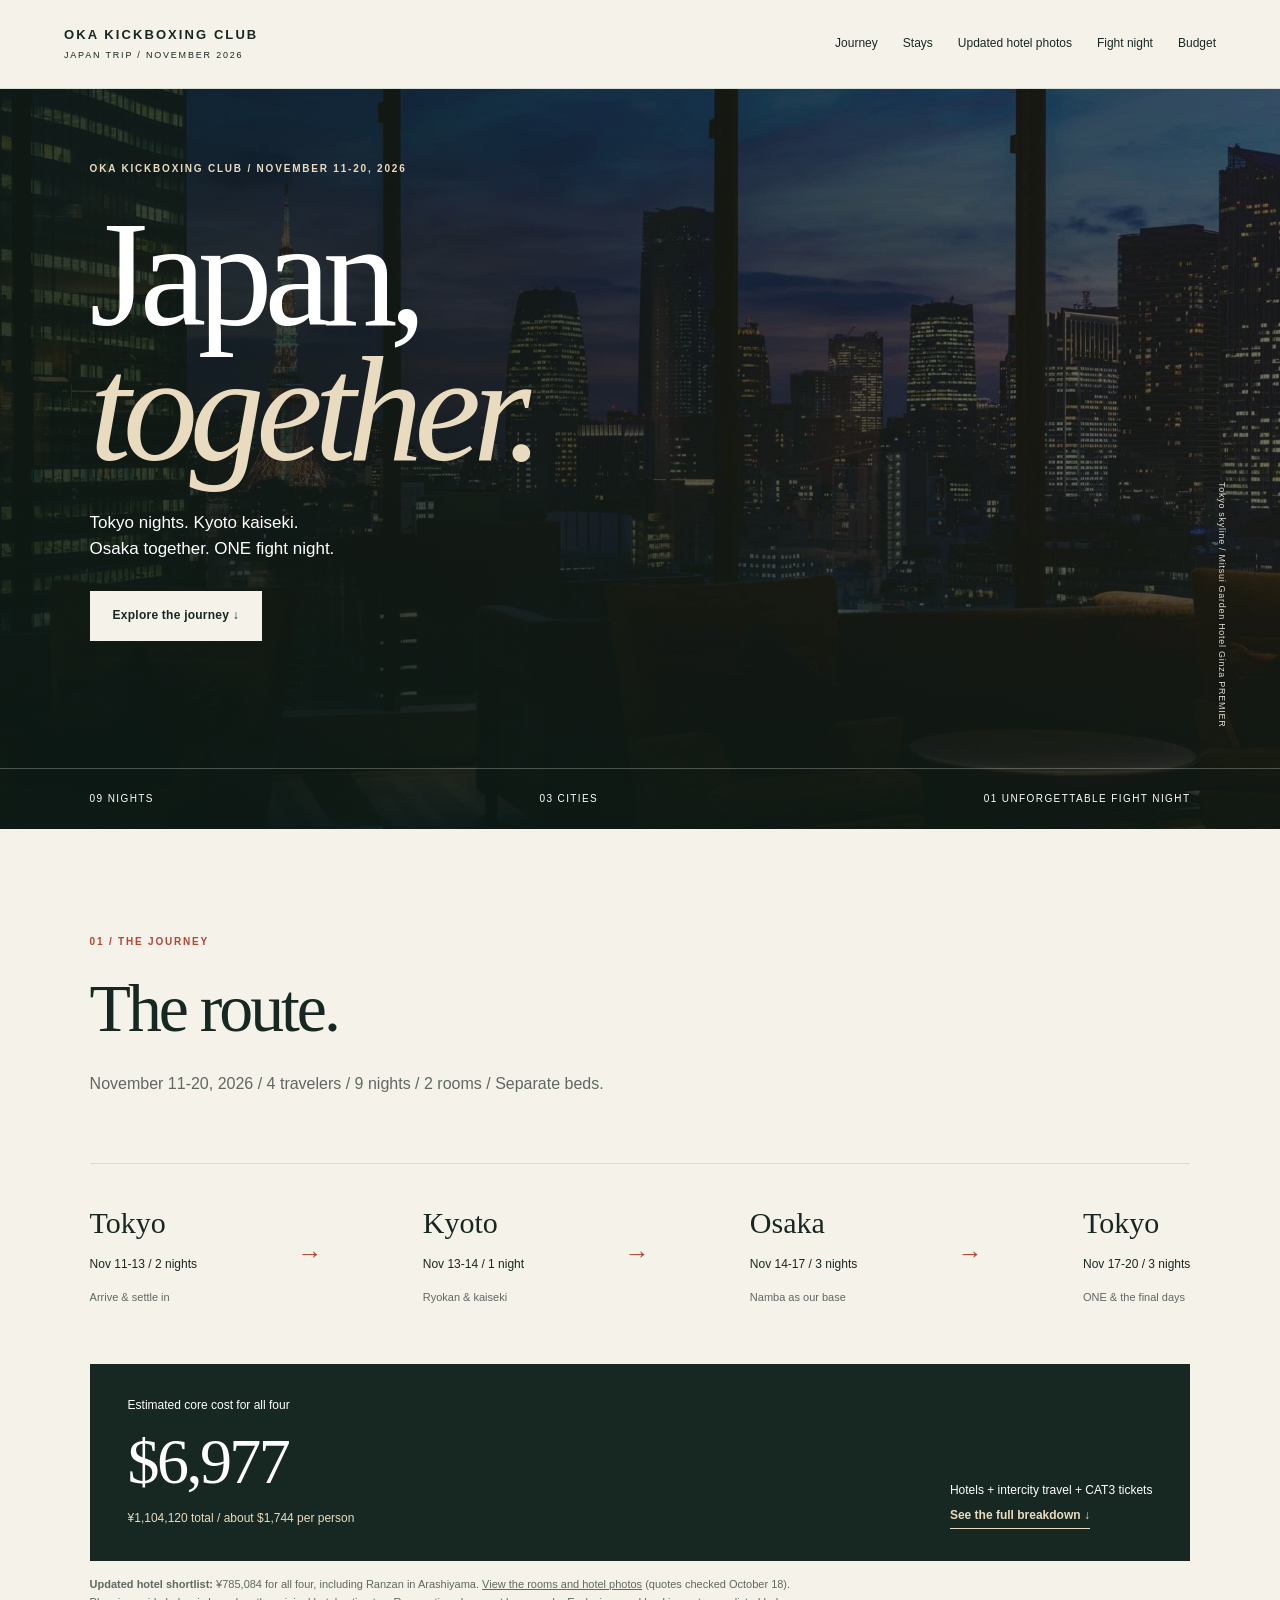
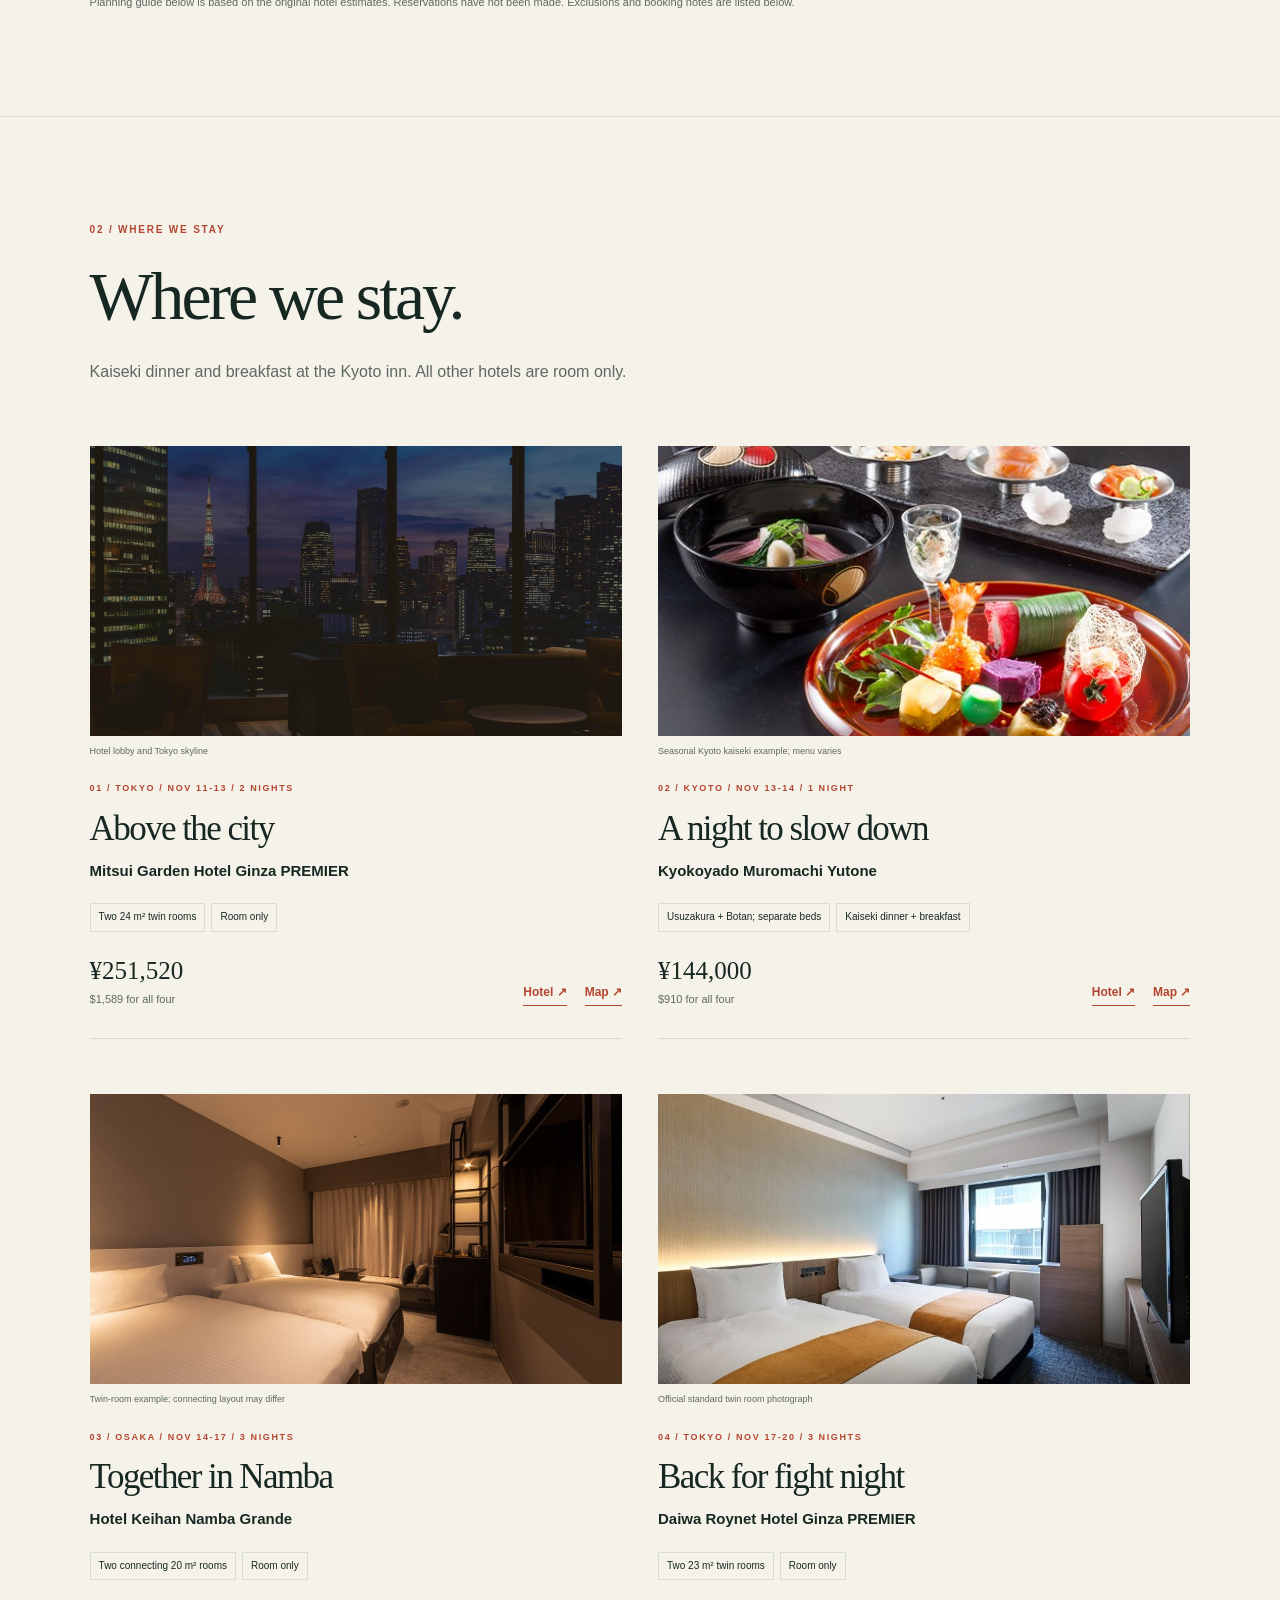
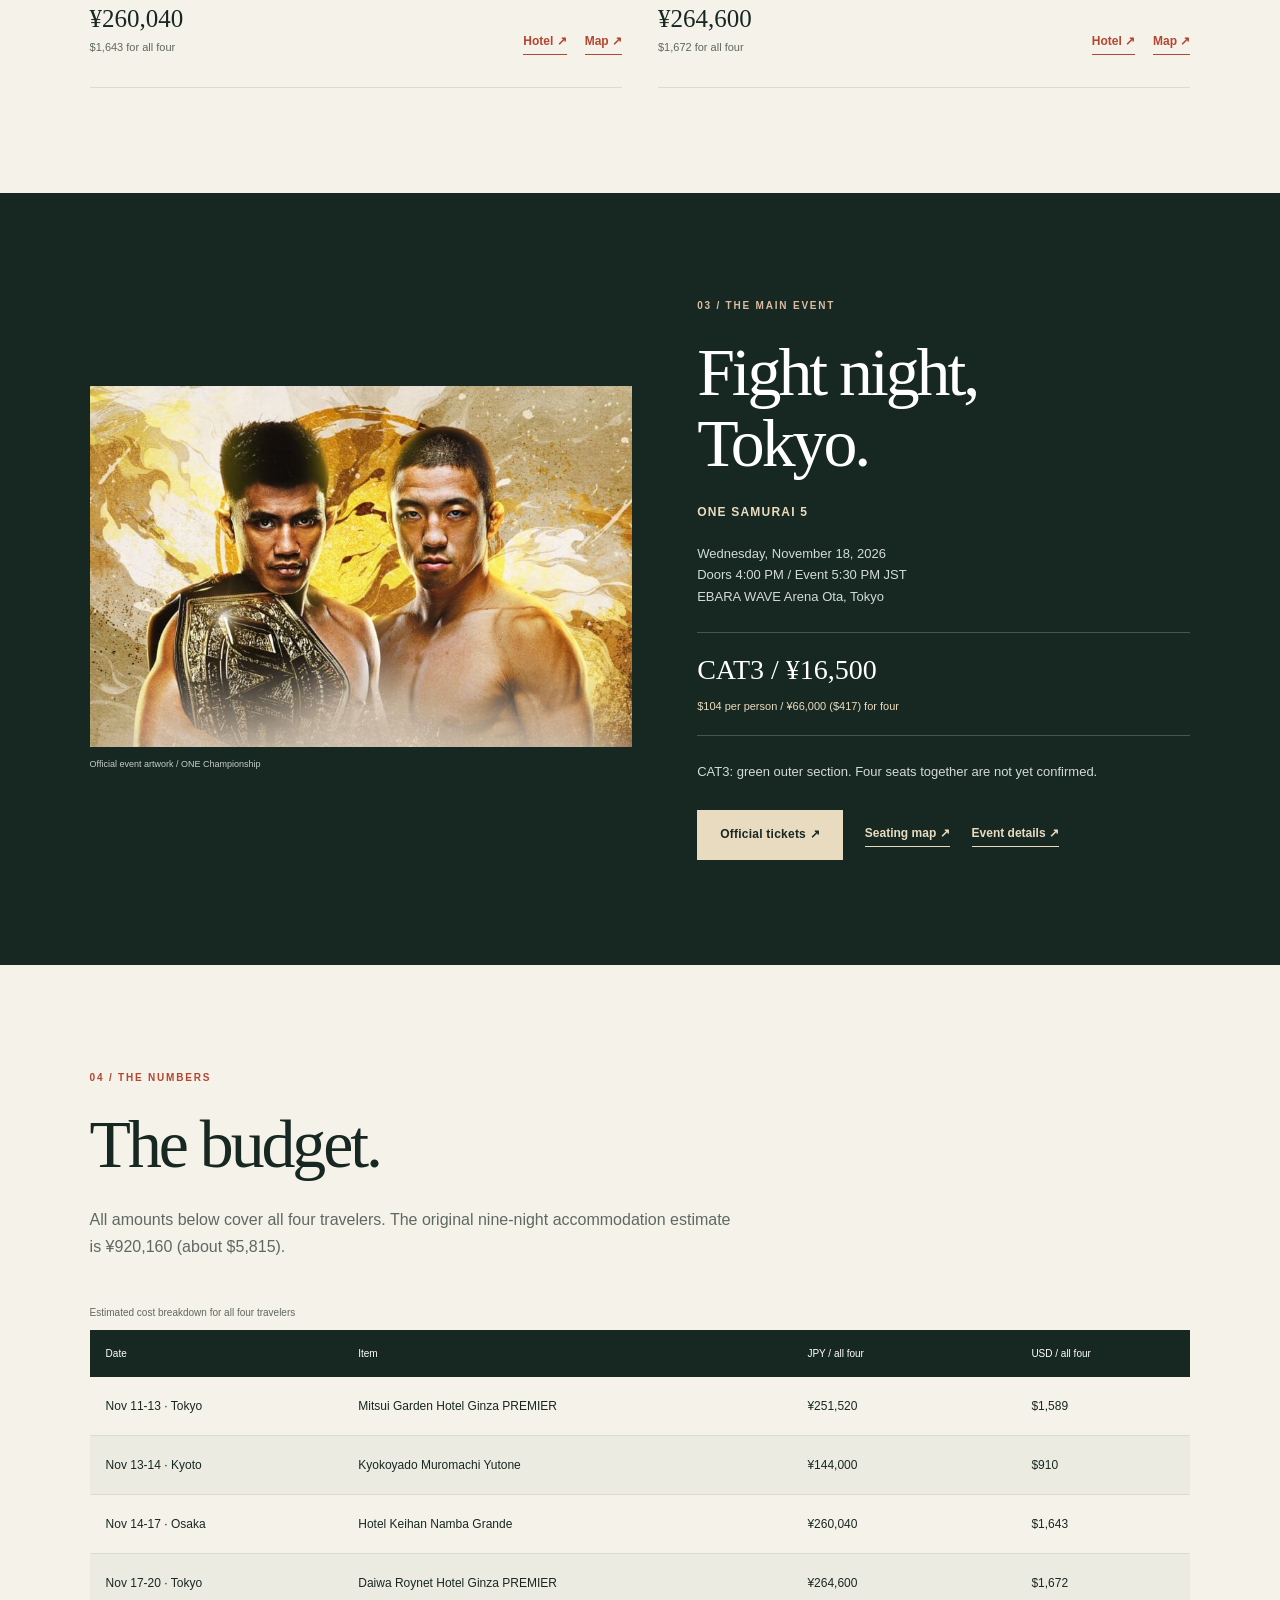
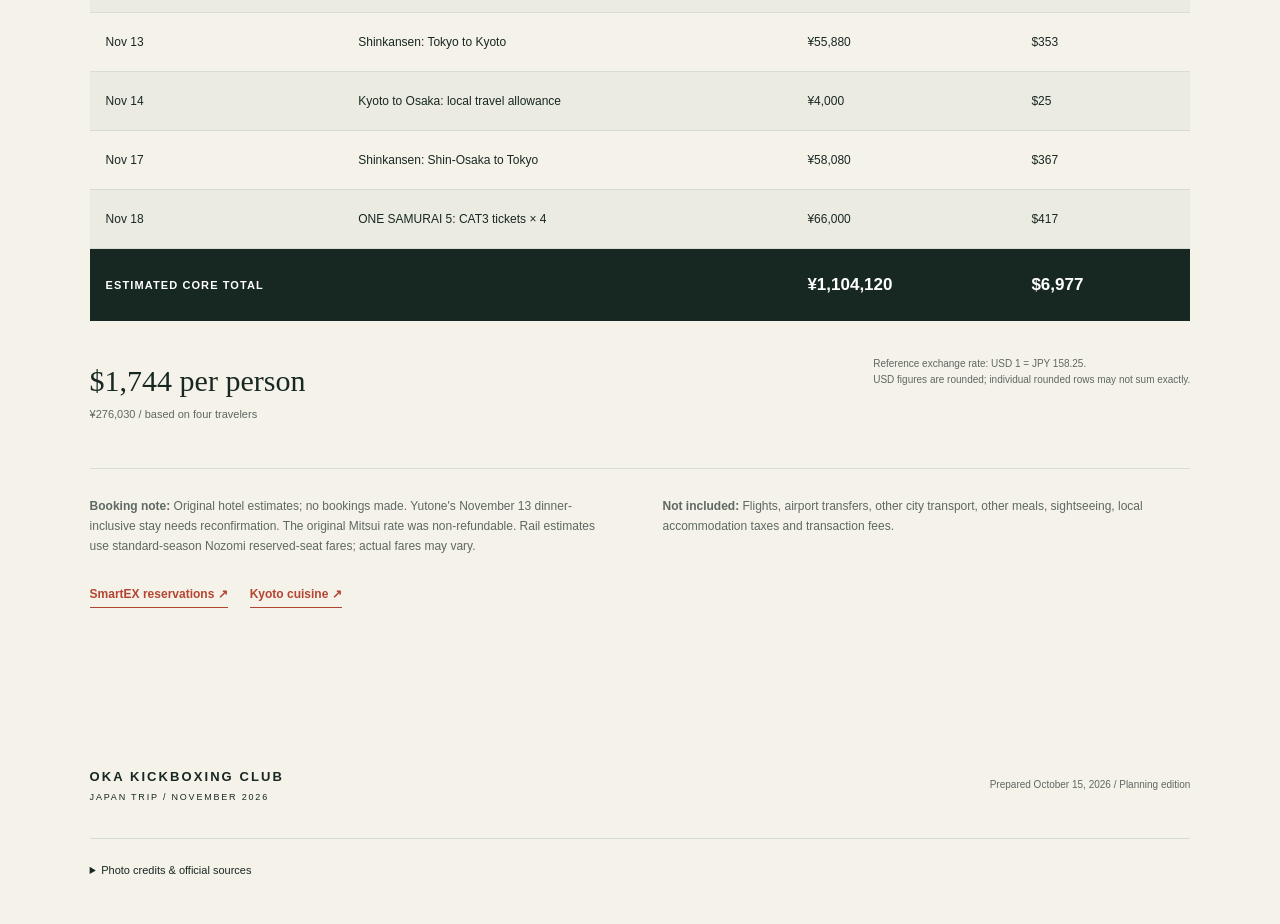
<file: index.html>
<!doctype html><html lang="en"><head><meta charset="utf-8"><meta name="viewport" content="width=device-width,initial-scale=1"><title>OKA Kickboxing Club | Japan Trip 2026</title><meta name="description" content="An OKA Kickboxing Club team trip through Tokyo, Kyoto and Osaka, with a Kyoto kaiseki stay and ONE SAMURAI 5. A concise photo travel guide."><meta property="og:title" content="OKA Kickboxing Club | Japan Trip 2026"><meta property="og:description" content="Tokyo nights. Kyoto kaiseki. Osaka together. ONE fight night."><meta property="og:image" content="https://sakaidaishin27.github.io/japan-team-trip-2026/assets/tokyo.jpg"><meta property="og:url" content="https://sakaidaishin27.github.io/japan-team-trip-2026/"><link rel="stylesheet" href="style.css"></head><body>
<header class="topbar"><a class="brand" href="#top">OKA KICKBOXING CLUB<span>JAPAN TRIP / NOVEMBER 2026</span></a><nav aria-label="Main navigation"><a href="#journey">Journey</a><a href="#stays">Stays</a><a href="hotels.html">Updated hotel photos</a><a href="#fight">Fight night</a><a href="#budget">Budget</a></nav></header>
<main><section class="hero" id="top"><img class="hero-image" src="assets/tokyo.jpg" alt="Tokyo skyline and Tokyo Tower seen from the hotel lobby"><div class="hero-inner"><p class="eyebrow">OKA KICKBOXING CLUB / NOVEMBER 11-20, 2026</p><h1>Japan,<br><em>together.</em></h1><p class="hero-sub">Tokyo nights. Kyoto kaiseki.<br>Osaka together. ONE fight night.</p><a class="button cream" href="#journey">Explore the journey ↓</a></div><p class="hero-caption">Tokyo skyline / Mitsui Garden Hotel Ginza PREMIER</p><div class="hero-bottom"><span>09 NIGHTS</span><span>03 CITIES</span><span>01 UNFORGETTABLE FIGHT NIGHT</span></div></section>
<section id="journey" class="section journey"><div class="section-heading"><p class="eyebrow">01 / THE JOURNEY</p><h2>The route.</h2><p>November 11-20, 2026 / 4 travelers / 9 nights / 2 rooms / Separate beds.</p></div><div class="route"><div><b>Tokyo</b><span>Nov 11-13 / 2 nights</span><small>Arrive & settle in</small></div><span class="route-arrow">→</span><div><b>Kyoto</b><span>Nov 13-14 / 1 night</span><small>Ryokan & kaiseki</small></div><span class="route-arrow">→</span><div><b>Osaka</b><span>Nov 14-17 / 3 nights</span><small>Namba as our base</small></div><span class="route-arrow">→</span><div><b>Tokyo</b><span>Nov 17-20 / 3 nights</span><small>ONE & the final days</small></div></div><div class="cost-preview"><p>Estimated core cost for all four<strong>$6,977</strong><span>¥1,104,120 total / about $1,744 per person</span></p><div><p>Hotels + intercity travel + CAT3 tickets</p><a href="#budget" class="text-link">See the full breakdown ↓</a></div></div><p class="status-note"><strong>Updated hotel shortlist:</strong> ¥785,084 for all four, including Ranzan in Arashiyama. <a href="hotels.html">View the rooms and hotel photos</a> (quotes checked October 18).<br>Planning guide below is based on the original hotel estimates. Reservations have not been made. Exclusions and booking notes are listed below.</p></section>
<section id="stays" class="section stays"><div class="section-heading"><p class="eyebrow">02 / WHERE WE STAY</p><h2>Where we stay.</h2><p>Kaiseki dinner and breakfast at the Kyoto inn. All other hotels are room only.</p></div><div class="stay-grid"><article class="stay"><figure><img src="assets/tokyo.jpg" alt="Hotel lobby and Tokyo skyline" loading="lazy"><figcaption>Hotel lobby and Tokyo skyline</figcaption></figure><div class="stay-copy"><p class="eyebrow">01 / Tokyo / Nov 11-13 / 2 nights</p><h3>Above the city</h3><h4>Mitsui Garden Hotel Ginza PREMIER</h4><div class="facts"><span>Two 24 m² twin rooms</span><span>Room only</span></div><div class="stay-bottom"><strong>¥251,520<small>$1,589 for all four</small></strong><div><a class="text-link" href="https://www.gardenhotels.co.jp/ginza-premier/eng/" target="_blank" rel="noopener noreferrer">Hotel<span aria-hidden="true"> ↗</span></a><a class="text-link" href="https://www.google.com/maps/search/?api=1&amp;query=Mitsui+Garden+Hotel+Ginza+PREMIER" target="_blank" rel="noopener noreferrer">Map<span aria-hidden="true"> ↗</span></a></div></div></div></article><article class="stay"><figure><img src="assets/kaiseki.jpg" alt="Seasonal Kyoto kaiseki example; menu varies" loading="lazy"><figcaption>Seasonal Kyoto kaiseki example; menu varies</figcaption></figure><div class="stay-copy"><p class="eyebrow">02 / Kyoto / Nov 13-14 / 1 night</p><h3>A night to slow down</h3><h4>Kyokoyado Muromachi Yutone</h4><div class="facts"><span>Usuzakura + Botan; separate beds</span><span>Kaiseki dinner + breakfast</span></div><div class="stay-bottom"><strong>¥144,000<small>$910 for all four</small></strong><div><a class="text-link" href="https://www.m-yutone.com/room/" target="_blank" rel="noopener noreferrer">Hotel<span aria-hidden="true"> ↗</span></a><a class="text-link" href="https://www.google.com/maps/search/?api=1&amp;query=Kyokoyado+Muromachi+Yutone" target="_blank" rel="noopener noreferrer">Map<span aria-hidden="true"> ↗</span></a></div></div></div></article><article class="stay"><figure><img src="assets/osaka.jpg" alt="Twin-room example; connecting layout may differ" loading="lazy"><figcaption>Twin-room example; connecting layout may differ</figcaption></figure><div class="stay-copy"><p class="eyebrow">03 / Osaka / Nov 14-17 / 3 nights</p><h3>Together in Namba</h3><h4>Hotel Keihan Namba Grande</h4><div class="facts"><span>Two connecting 20 m² rooms</span><span>Room only</span></div><div class="stay-bottom"><strong>¥260,040<small>$1,643 for all four</small></strong><div><a class="text-link" href="https://www.hotelkeihan.co.jp/namba/guestroom/7/" target="_blank" rel="noopener noreferrer">Hotel<span aria-hidden="true"> ↗</span></a><a class="text-link" href="https://www.google.com/maps/search/?api=1&amp;query=Hotel+Keihan+Namba+Grande" target="_blank" rel="noopener noreferrer">Map<span aria-hidden="true"> ↗</span></a></div></div></div></article><article class="stay"><figure><img src="assets/daiwa.jpg" alt="Official standard twin room photograph" loading="lazy"><figcaption>Official standard twin room photograph</figcaption></figure><div class="stay-copy"><p class="eyebrow">04 / Tokyo / Nov 17-20 / 3 nights</p><h3>Back for fight night</h3><h4>Daiwa Roynet Hotel Ginza PREMIER</h4><div class="facts"><span>Two 23 m² twin rooms</span><span>Room only</span></div><div class="stay-bottom"><strong>¥264,600<small>$1,672 for all four</small></strong><div><a class="text-link" href="https://www.daiwaroynet.jp/ginza/" target="_blank" rel="noopener noreferrer">Hotel<span aria-hidden="true"> ↗</span></a><a class="text-link" href="https://www.google.com/maps/search/?api=1&amp;query=Daiwa+Roynet+Hotel+Ginza+PREMIER" target="_blank" rel="noopener noreferrer">Map<span aria-hidden="true"> ↗</span></a></div></div></div></article></div></section>
<section id="fight" class="fight section"><div class="fight-image"><img src="assets/one.jpg" alt="Official ONE SAMURAI 5 artwork featuring Joshua Pacio and Keito Yamakita" loading="lazy"><p>Official event artwork / ONE Championship</p></div><div class="fight-copy"><p class="eyebrow">03 / THE MAIN EVENT</p><h2>Fight night,<br>Tokyo.</h2><p class="event-name">ONE SAMURAI 5</p><p>Wednesday, November 18, 2026<br>Doors 4:00 PM / Event 5:30 PM JST<br>EBARA WAVE Arena Ota, Tokyo</p><div class="ticket-price"><strong>CAT3 / ¥16,500</strong><span>$104 per person / ¥66,000 ($417) for four</span></div><p>CAT3: green outer section. Four seats together are not yet confirmed.</p><div class="link-row"><a class="button light" href="https://onechampionship.zaiko.io/ja/e/one-samurai-5" target="_blank" rel="noopener noreferrer">Official tickets<span aria-hidden="true"> ↗</span></a><a class="text-link" href="https://image.pia.jp/uploads5/files/9217/8598/1007/ONESamurai5-EWAO-Seat_Plan0701.jpg" target="_blank" rel="noopener noreferrer">Seating map<span aria-hidden="true"> ↗</span></a><a class="text-link" href="https://www.onefc.com/events/one-samurai-5/" target="_blank" rel="noopener noreferrer">Event details<span aria-hidden="true"> ↗</span></a></div></div></section>
<section id="budget" class="section budget"><div class="section-heading"><p class="eyebrow">04 / THE NUMBERS</p><h2>The budget.</h2><p>All amounts below cover all four travelers. The original nine-night accommodation estimate is ¥920,160 (about $5,815).</p></div><div class="table-scroll"><table><caption>Estimated cost breakdown for all four travelers</caption><thead><tr><th>Date</th><th>Item</th><th>JPY / all four</th><th>USD / all four</th></tr></thead><tbody><tr><td>Nov 11-13 · Tokyo</td><th scope="row">Mitsui Garden Hotel Ginza PREMIER</th><td>¥251,520</td><td>$1,589</td></tr><tr><td>Nov 13-14 · Kyoto</td><th scope="row">Kyokoyado Muromachi Yutone</th><td>¥144,000</td><td>$910</td></tr><tr><td>Nov 14-17 · Osaka</td><th scope="row">Hotel Keihan Namba Grande</th><td>¥260,040</td><td>$1,643</td></tr><tr><td>Nov 17-20 · Tokyo</td><th scope="row">Daiwa Roynet Hotel Ginza PREMIER</th><td>¥264,600</td><td>$1,672</td></tr><tr><td>Nov 13</td><th scope="row">Shinkansen: Tokyo to Kyoto</th><td>¥55,880</td><td>$353</td></tr><tr><td>Nov 14</td><th scope="row">Kyoto to Osaka: local travel allowance</th><td>¥4,000</td><td>$25</td></tr><tr><td>Nov 17</td><th scope="row">Shinkansen: Shin-Osaka to Tokyo</th><td>¥58,080</td><td>$367</td></tr><tr><td>Nov 18</td><th scope="row">ONE SAMURAI 5: CAT3 tickets × 4</th><td>¥66,000</td><td>$417</td></tr></tbody><tfoot><tr><th colspan="2">ESTIMATED CORE TOTAL</th><td>¥1,104,120</td><td>$6,977</td></tr></tfoot></table></div><div class="budget-end"><p><strong>$1,744 per person</strong><span>¥276,030 / based on four travelers</span></p><p>Reference exchange rate: USD 1 = JPY 158.25.<br>USD figures are rounded; individual rounded rows may not sum exactly.</p></div><div class="notes compact-notes"><p><strong>Booking note:</strong> Original hotel estimates; no bookings made. Yutone's November 13 dinner-inclusive stay needs reconfirmation. The original Mitsui rate was non-refundable. Rail estimates use standard-season Nozomi reserved-seat fares; actual fares may vary.</p><p><strong>Not included:</strong> Flights, airport transfers, other city transport, other meals, sightseeing, local accommodation taxes and transaction fees.</p></div><div class="link-row"><a class="text-link" href="https://smart-ex.jp/en/" target="_blank" rel="noopener noreferrer">SmartEX reservations<span aria-hidden="true"> ↗</span></a><a class="text-link" href="https://www.m-yutone.com/meal/" target="_blank" rel="noopener noreferrer">Kyoto cuisine<span aria-hidden="true"> ↗</span></a></div></section>
<footer class="section"><div class="footer-top"><a class="brand" href="#top">OKA KICKBOXING CLUB<span>JAPAN TRIP / NOVEMBER 2026</span></a><p>Prepared October 15, 2026 / Planning edition</p></div><details><summary>Photo credits & official sources</summary><p>Photos and event artwork are from the official properties and organizer. All rights remain with their respective owners. Images illustrate the property or sample cuisine; actual rooms and menus may differ.</p><ul><li><a class="text-link" href="https://www.gardenhotels.co.jp/ginza-premier/eng/" target="_blank" rel="noopener noreferrer">Mitsui Garden Hotel Ginza PREMIER<span aria-hidden="true"> ↗</span></a></li><li><a class="text-link" href="https://www.m-yutone.com/room/" target="_blank" rel="noopener noreferrer">Muromachi Yutone<span aria-hidden="true"> ↗</span></a></li><li><a class="text-link" href="https://www.m-yutone.com/meal/" target="_blank" rel="noopener noreferrer">Muromachi Yutone - seasonal Kyoto kaiseki example<span aria-hidden="true"> ↗</span></a></li><li><a class="text-link" href="https://www.hotelkeihan.co.jp/namba/guestroom/6/" target="_blank" rel="noopener noreferrer">Hotel Keihan Namba Grande - twin-room example<span aria-hidden="true"> ↗</span></a></li><li><a class="text-link" href="https://www.daiwaroynet.jp/ginza/" target="_blank" rel="noopener noreferrer">Daiwa Roynet Hotel Ginza PREMIER<span aria-hidden="true"> ↗</span></a></li><li><a class="text-link" href="https://www.onefc.com/events/one-samurai-5/" target="_blank" rel="noopener noreferrer">ONE Championship - official event artwork<span aria-hidden="true"> ↗</span></a></li></ul><p><a class="text-link" href="https://smart-ex.jp/en/" target="_blank" rel="noopener noreferrer">SmartEX<span aria-hidden="true"> ↗</span></a>&nbsp; / &nbsp;<a class="text-link" href="https://onechampionship.zaiko.io/ja/e/one-samurai-5" target="_blank" rel="noopener noreferrer">ONE official tickets<span aria-hidden="true"> ↗</span></a>&nbsp; / &nbsp;<a class="text-link" href="https://image.pia.jp/uploads5/files/9217/8598/1007/ONESamurai5-EWAO-Seat_Plan0701.jpg" target="_blank" rel="noopener noreferrer">Official seating map<span aria-hidden="true"> ↗</span></a></p></details></footer></main></body></html>
</file>
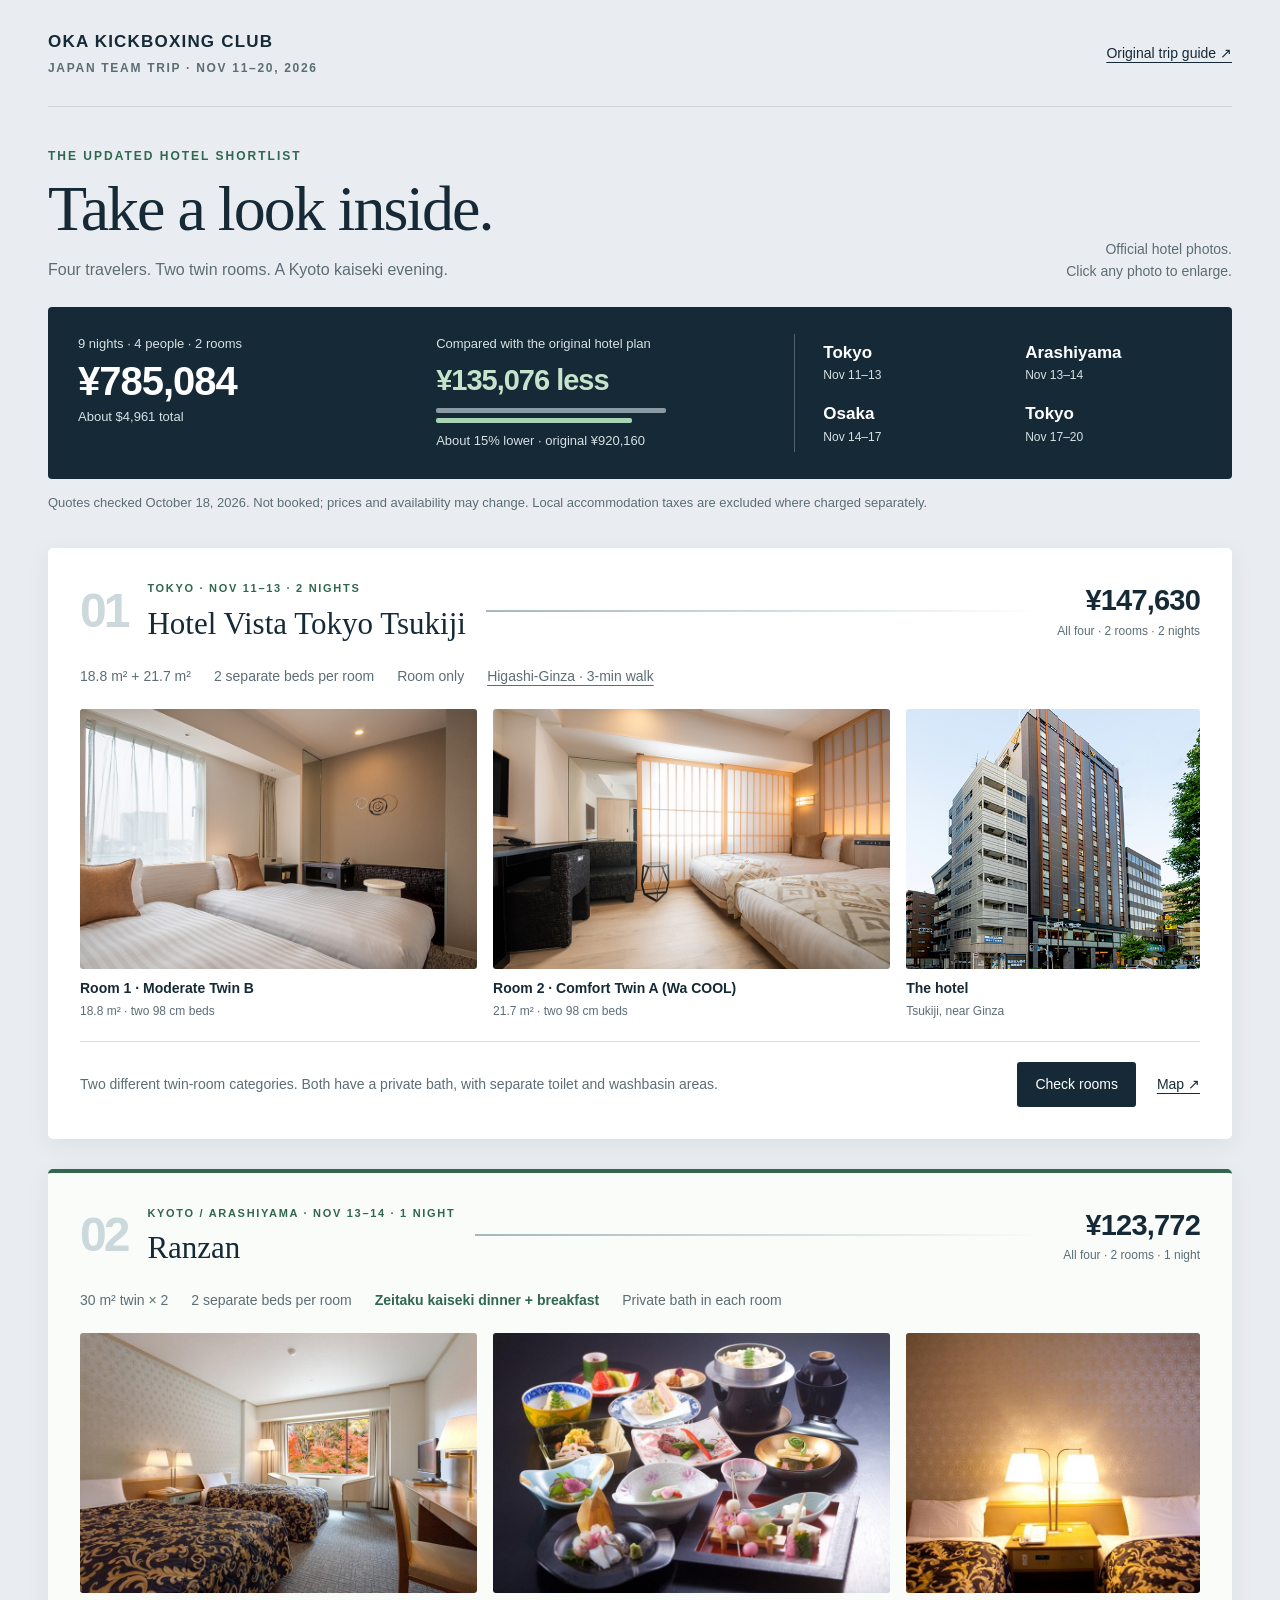
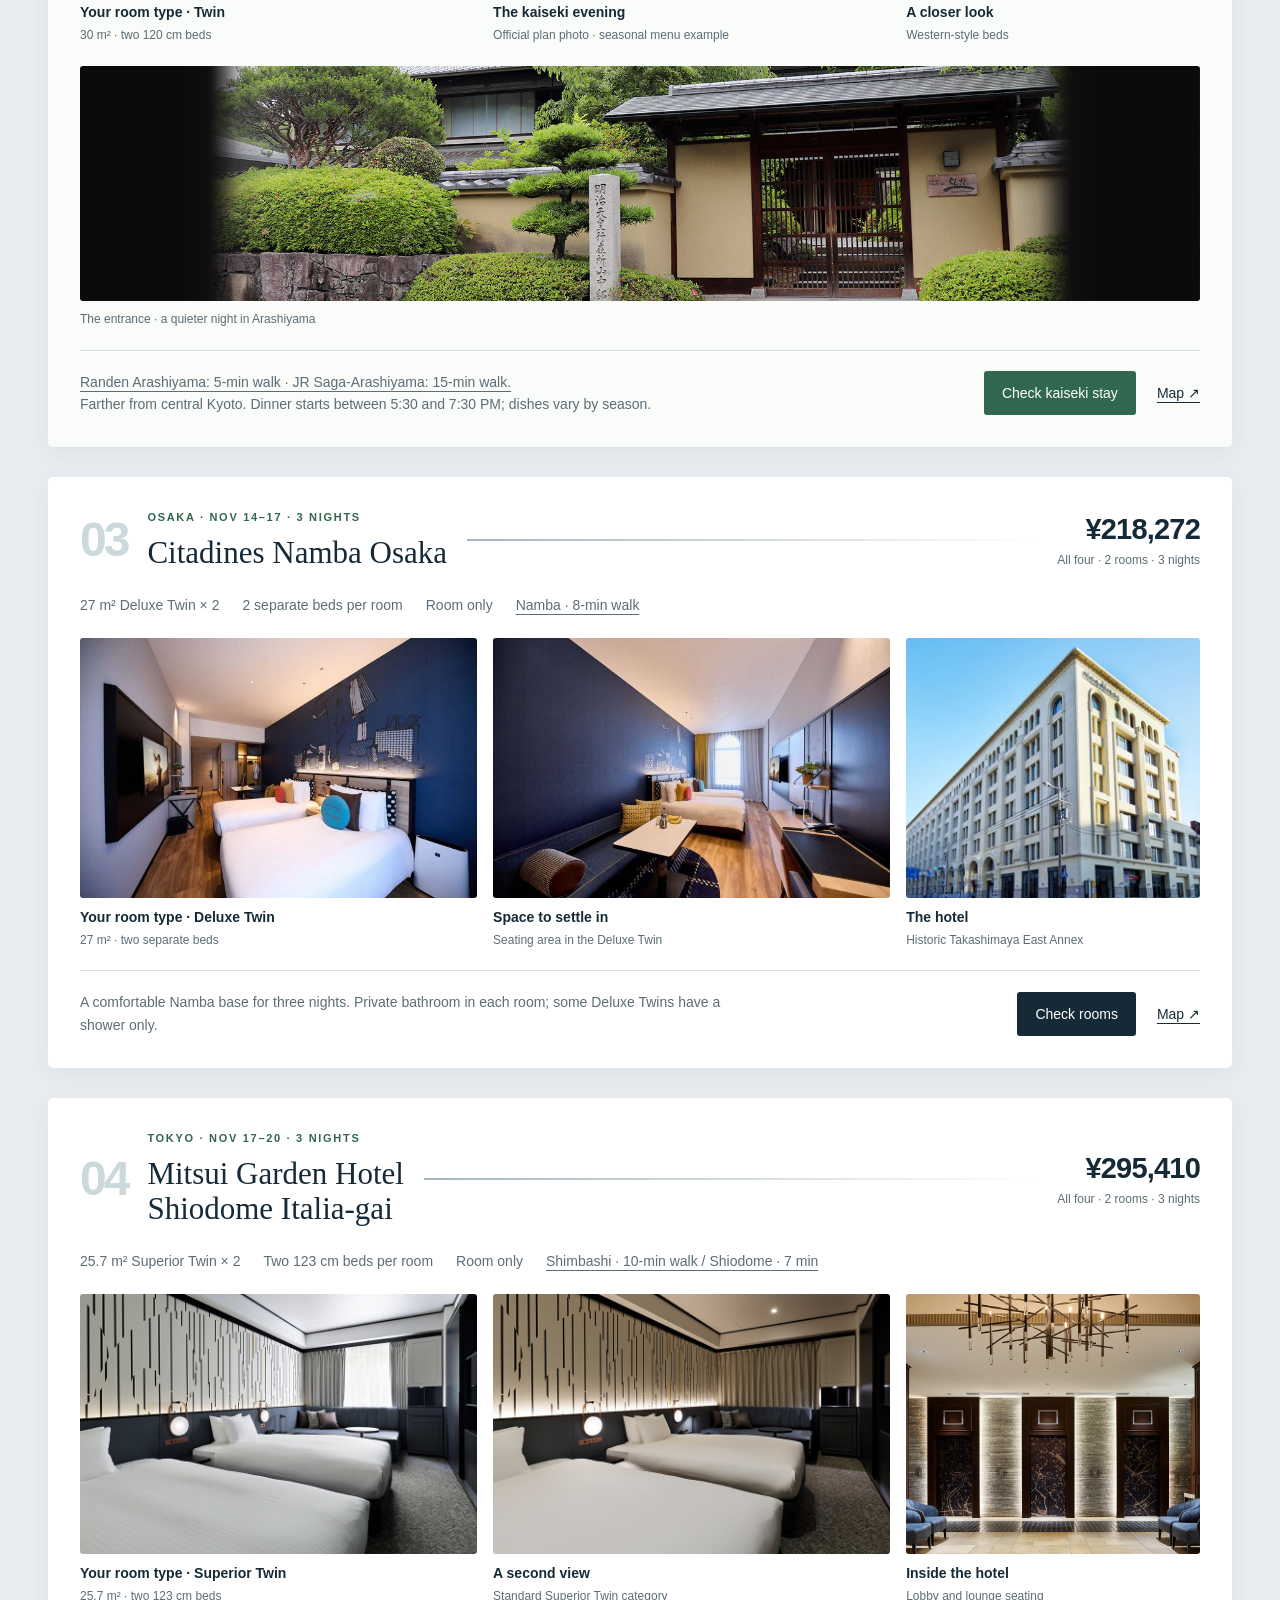
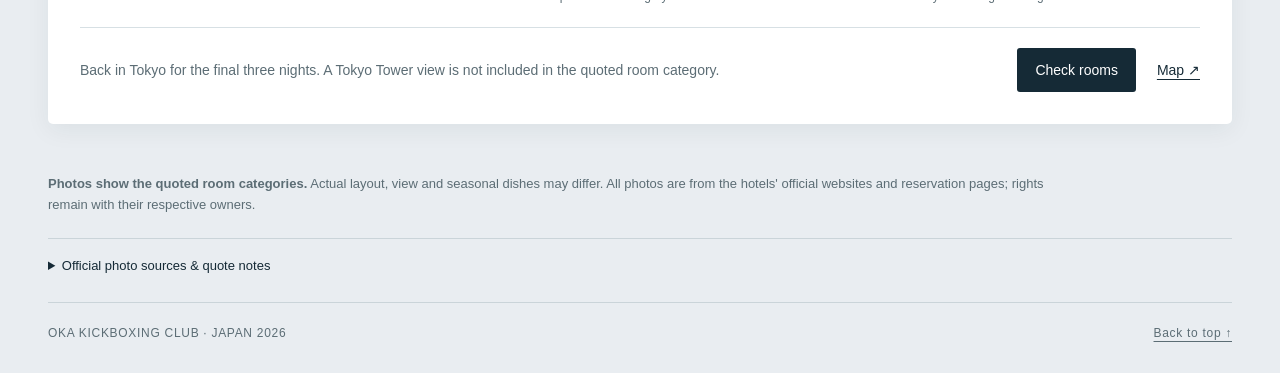
<file: hotels.html>
<!doctype html>
<html lang="en">
<head>
  <meta charset="utf-8">
  <meta name="viewport" content="width=device-width,initial-scale=1">
  <title>Our Hotels in Photos | OKA Japan Trip 2026</title>
  <meta name="description" content="A room-by-room photo guide to our Tokyo, Arashiyama and Osaka hotel shortlist. Four travelers, two twin rooms, nine nights.">
  <meta property="og:title" content="Our Hotels in Photos | OKA Kickboxing Club">
  <meta property="og:description" content="Four stays, separate beds, and a Kyoto kaiseki evening. Explore the updated hotel shortlist.">
  <meta property="og:image" content="https://sakaidaishin27.github.io/japan-team-trip-2026/assets/hotels/ranzan-twin-2.jpg">
  <link rel="stylesheet" href="hotels.css">
</head>
<body id="top">
<a class="skip" href="#stays">Skip to hotel photos</a>
<header class="masthead">
  <a class="brand" href="index.html">OKA KICKBOXING CLUB<span>JAPAN TEAM TRIP · NOV 11–20, 2026</span></a>
  <a class="back" href="index.html">Original trip guide <span aria-hidden="true">↗</span></a>
</header>
<main>
  <div class="intro">
    <div><p class="eyebrow">THE UPDATED HOTEL SHORTLIST</p><h1>Take a look inside.</h1><p>Four travelers. Two twin rooms. A Kyoto kaiseki evening.</p></div>
    <p class="intro-note">Official hotel photos.<br>Click any photo to enlarge.</p>
  </div>
  <div class="summary" aria-label="Accommodation budget for all four travelers">
    <div class="total"><span>9 nights · 4 people · 2 rooms</span><strong>¥785,084</strong><small>About $4,961 total</small></div>
    <div class="saving"><span>Compared with the original hotel plan</span><strong>¥135,076 less</strong><div class="price-bars" aria-label="Original ¥920,160; revised ¥785,084"><div class="old-bar"></div><div class="new-bar"></div></div><small>About 15% lower · original ¥920,160</small></div>
    <nav class="route" aria-label="Jump to a hotel"><a href="#vista"><b>Tokyo</b><span>Nov 11–13</span></a><a href="#ranzan"><b>Arashiyama</b><span>Nov 13–14</span></a><a href="#citadines"><b>Osaka</b><span>Nov 14–17</span></a><a href="#mitsui"><b>Tokyo</b><span>Nov 17–20</span></a></nav>
  </div>
  <p class="quote-note">Quotes checked October 18, 2026. Not booked; prices and availability may change. Local accommodation taxes are excluded where charged separately.</p>
  <div id="stays">
  <section class="hotel" id="vista" aria-labelledby="vista-title">
    <div class="hotel-heading"><span class="number">01</span><div><p class="eyebrow">TOKYO · NOV 11–13 · 2 NIGHTS</p><h2 id="vista-title">Hotel Vista Tokyo Tsukiji</h2></div><span class="rule"></span><div class="price">¥147,630<small>All four · 2 rooms · 2 nights</small></div></div>
    <div class="facts"><span>18.8 m² + 21.7 m²</span><span>2 separate beds per room</span><span>Room only</span><a href="https://tokyo-tsukiji.hotel-vista.jp/ja/access" target="_blank" rel="noopener noreferrer">Higashi-Ginza · 3-min walk</a></div>
    <div class="photo-grid three">
      <figure><button class="photo" data-credit="Hotel Vista Tokyo Tsukiji" data-source="https://tokyo-tsukiji.hotel-vista.jp/ja/rooms"><img src="assets/hotels/vista-moderate.jpg" width="900" height="600" alt="Moderate Twin B: two separate beds beside the window"><span class="enlarge">View photo</span></button><figcaption><b>Room 1 · Moderate Twin B</b><span>18.8 m² · two 98 cm beds</span></figcaption></figure>
      <figure><button class="photo" data-credit="Hotel Vista Tokyo Tsukiji" data-source="https://tokyo-tsukiji.hotel-vista.jp/ja/rooms"><img src="assets/hotels/vista-comfort.jpg" width="900" height="600" alt="Comfort Twin A Wa COOL: two beds and Japanese-inspired sliding screens"><span class="enlarge">View photo</span></button><figcaption><b>Room 2 · Comfort Twin A (Wa COOL)</b><span>21.7 m² · two 98 cm beds</span></figcaption></figure>
      <figure class="property-photo"><button class="photo" data-credit="Hotel Vista Tokyo Tsukiji" data-source="https://tokyo-tsukiji.hotel-vista.jp/ja/"><img src="assets/hotels/vista-exterior.jpg" width="478" height="478" alt="Hotel Vista Tokyo Tsukiji exterior"><span class="enlarge">View photo</span></button><figcaption><b>The hotel</b><span>Tsukiji, near Ginza</span></figcaption></figure>
    </div>
    <div class="hotel-bottom"><p>Two different twin-room categories. Both have a private bath, with separate toilet and washbasin areas.</p><div class="links"><a class="button" href="https://www.booking.com/hotel/jp/hotel-vista-tokyo-tsukiji.ja.html?checkin=2026-11-11&amp;checkout=2026-11-13&amp;group_adults=4&amp;no_rooms=2&amp;group_children=0" target="_blank" rel="noopener noreferrer">Check rooms</a><a href="https://www.google.com/maps/search/?api=1&amp;query=Hotel+Vista+Tokyo+Tsukiji" target="_blank" rel="noopener noreferrer">Map ↗</a></div></div>
  </section>
  <section class="hotel kyoto" id="ranzan" aria-labelledby="ranzan-title">
    <div class="hotel-heading"><span class="number">02</span><div><p class="eyebrow">KYOTO / ARASHIYAMA · NOV 13–14 · 1 NIGHT</p><h2 id="ranzan-title">Ranzan</h2></div><span class="rule"></span><div class="price">¥123,772<small>All four · 2 rooms · 1 night</small></div></div>
    <div class="facts"><span>30 m² twin × 2</span><span>2 separate beds per room</span><span class="meal">Zeitaku kaiseki dinner + breakfast</span><span>Private bath in each room</span></div>
    <div class="photo-grid kyoto-grid">
      <figure><button class="photo" data-credit="Ranzan · official twin-room photograph" data-source="https://go-smile-hotel-chain.reservation.jp/ja/hotels/kyoto-ranzan/rooms/10039204"><img src="assets/hotels/ranzan-twin-2.jpg" width="840" height="560" alt="Ranzan 30 square metre twin room with two beds and a window overlooking trees" loading="lazy"><span class="enlarge">View photo</span></button><figcaption><b>Your room type · Twin</b><span>30 m² · two 120 cm beds</span></figcaption></figure>
      <figure><button class="photo" data-credit="Ranzan · official Zeitaku plan photograph; sample cuisine" data-source="https://go-smile-hotel-chain.reservation.jp/ja/hotels/kyoto-ranzan/rooms/10039204?plan_id=10129412"><img src="assets/hotels/ranzan-kaiseki.jpg" width="840" height="560" alt="An example of Ranzan's Zeitaku kaiseki dinner, served as a selection of Japanese dishes" loading="lazy"><span class="enlarge">View photo</span></button><figcaption><b>The kaiseki evening</b><span>Official plan photo · seasonal menu example</span></figcaption></figure>
      <figure class="detail-photo"><button class="photo" data-credit="Ranzan · official twin-room photograph" data-source="https://go-smile-hotel-chain.reservation.jp/ja/hotels/kyoto-ranzan/rooms/10039204"><img src="assets/hotels/ranzan-twin.jpg" width="840" height="560" alt="A closer view of the two separate beds in Ranzan's twin room" loading="lazy"><span class="enlarge">View photo</span></button><figcaption><b>A closer look</b><span>Western-style beds</span></figcaption></figure>
    </div>
    <figure class="panorama"><button class="photo" data-credit="Ranzan" data-source="https://www.kyoto-ranzan.jp/"><img src="assets/hotels/ranzan-exterior.jpg" width="1800" height="420" alt="Ranzan's entrance, surrounded by hedges and trees" loading="lazy"><span class="enlarge">View photo</span></button><figcaption>The entrance · a quieter night in Arashiyama</figcaption></figure>
    <div class="hotel-bottom"><p><a href="https://www.kyoto-ranzan.jp/access/" target="_blank" rel="noopener noreferrer">Randen Arashiyama: 5-min walk · JR Saga-Arashiyama: 15-min walk.</a><br>Farther from central Kyoto. Dinner starts between 5:30 and 7:30 PM; dishes vary by season.</p><div class="links"><a class="button green" href="https://go-smile-hotel-chain.reservation.jp/ja/hotels/kyoto-ranzan/rooms/10039204?plan_id=10129412&amp;checkin_date=20261113&amp;checkout_date=20261114&amp;adults=2&amp;rooms=2" target="_blank" rel="noopener noreferrer">Check kaiseki stay</a><a href="https://www.google.com/maps/search/?api=1&amp;query=Kyoto+Ranzan+Hotel" target="_blank" rel="noopener noreferrer">Map ↗</a></div></div>
  </section>
  <section class="hotel" id="citadines" aria-labelledby="citadines-title">
    <div class="hotel-heading"><span class="number">03</span><div><p class="eyebrow">OSAKA · NOV 14–17 · 3 NIGHTS</p><h2 id="citadines-title">Citadines Namba Osaka</h2></div><span class="rule"></span><div class="price">¥218,272<small>All four · 2 rooms · 3 nights</small></div></div>
    <div class="facts"><span>27 m² Deluxe Twin × 2</span><span>2 separate beds per room</span><span>Room only</span><a href="https://www.discoverasr.com/ja/citadines/japan/citadines-namba-osaka" target="_blank" rel="noopener noreferrer">Namba · 8-min walk</a></div>
    <div class="photo-grid three">
      <figure><button class="photo" data-credit="Citadines Namba Osaka / The Ascott Limited" data-source="https://www.discoverasr.com/ja/citadines/japan/citadines-namba-osaka/deluxe-twin"><img src="assets/hotels/cita-twin-2.jpg" width="760" height="507" alt="Citadines Namba Osaka Deluxe Twin with two separate beds, blue accent wall and seating" loading="lazy"><span class="enlarge">View photo</span></button><figcaption><b>Your room type · Deluxe Twin</b><span>27 m² · two separate beds</span></figcaption></figure>
      <figure><button class="photo" data-credit="Citadines Namba Osaka / The Ascott Limited" data-source="https://www.discoverasr.com/ja/citadines/japan/citadines-namba-osaka/deluxe-twin"><img src="assets/hotels/cita-twin.jpg" width="760" height="507" alt="Another angle of the Deluxe Twin, showing its sofa, table and television" loading="lazy"><span class="enlarge">View photo</span></button><figcaption><b>Space to settle in</b><span>Seating area in the Deluxe Twin</span></figcaption></figure>
      <figure class="property-photo"><button class="photo" data-credit="Citadines Namba Osaka / The Ascott Limited" data-source="https://www.discoverasr.com/ja/citadines/japan/citadines-namba-osaka"><img src="assets/hotels/cita-exterior.jpg" width="760" height="525" alt="The historic Takashimaya East Annex building housing Citadines Namba Osaka" loading="lazy"><span class="enlarge">View photo</span></button><figcaption><b>The hotel</b><span>Historic Takashimaya East Annex</span></figcaption></figure>
    </div>
    <div class="hotel-bottom"><p>A comfortable Namba base for three nights. Private bathroom in each room; some Deluxe Twins have a shower only.</p><div class="links"><a class="button" href="https://www.booking.com/hotel/jp/citadines-namba-osaka.ja.html?checkin=2026-11-14&amp;checkout=2026-11-17&amp;group_adults=4&amp;no_rooms=2&amp;group_children=0" target="_blank" rel="noopener noreferrer">Check rooms</a><a href="https://www.google.com/maps/search/?api=1&amp;query=Citadines+Namba+Osaka" target="_blank" rel="noopener noreferrer">Map ↗</a></div></div>
  </section>
  <section class="hotel" id="mitsui" aria-labelledby="mitsui-title">
    <div class="hotel-heading"><span class="number">04</span><div><p class="eyebrow">TOKYO · NOV 17–20 · 3 NIGHTS</p><h2 id="mitsui-title">Mitsui Garden Hotel<br class="desktop-break"> Shiodome Italia-gai</h2></div><span class="rule"></span><div class="price">¥295,410<small>All four · 2 rooms · 3 nights</small></div></div>
    <div class="facts"><span>25.7 m² Superior Twin × 2</span><span>Two 123 cm beds per room</span><span>Room only</span><a href="https://www.gardenhotels.co.jp/shiodome-italiagai/access/" target="_blank" rel="noopener noreferrer">Shimbashi · 10-min walk / Shiodome · 7 min</a></div>
    <div class="photo-grid three">
      <figure><button class="photo" data-credit="Mitsui Garden Hotel Shiodome Italia-gai" data-source="https://www.gardenhotels.co.jp/shiodome-italiagai/room/"><img src="assets/hotels/mitsui-twin.jpg" width="960" height="540" alt="Mitsui Garden Hotel Shiodome Italia-gai Superior Twin with two beds and a sofa" loading="lazy"><span class="enlarge">View photo</span></button><figcaption><b>Your room type · Superior Twin</b><span>25.7 m² · two 123 cm beds</span></figcaption></figure>
      <figure><button class="photo" data-credit="Mitsui Garden Hotel Shiodome Italia-gai" data-source="https://www.gardenhotels.co.jp/shiodome-italiagai/room/"><img src="assets/hotels/mitsui-twin-2.jpg" width="960" height="540" alt="Another angle of the Superior Twin showing the beds and seating" loading="lazy"><span class="enlarge">View photo</span></button><figcaption><b>A second view</b><span>Standard Superior Twin category</span></figcaption></figure>
      <figure class="property-photo"><button class="photo" data-credit="Mitsui Garden Hotel Shiodome Italia-gai" data-source="https://www.gardenhotels.co.jp/shiodome-italiagai/"><img src="assets/hotels/mitsui-setting.jpg" width="1280" height="750" alt="The hotel's elevator lobby with seating and chandelier" loading="lazy"><span class="enlarge">View photo</span></button><figcaption><b>Inside the hotel</b><span>Lobby and lounge seating</span></figcaption></figure>
    </div>
    <div class="hotel-bottom"><p>Back in Tokyo for the final three nights. A Tokyo Tower view is not included in the quoted room category.</p><div class="links"><a class="button" href="https://www.booking.com/hotel/jp/mitsui-garden-shiodome-italia-gai.ja.html?checkin=2026-11-17&amp;checkout=2026-11-20&amp;group_adults=4&amp;no_rooms=2&amp;group_children=0" target="_blank" rel="noopener noreferrer">Check rooms</a><a href="https://www.google.com/maps/search/?api=1&amp;query=Mitsui+Garden+Hotel+Shiodome+Italia-gai" target="_blank" rel="noopener noreferrer">Map ↗</a></div></div>
  </section>
  </div>
  <footer>
    <p><b>Photos show the quoted room categories.</b> Actual layout, view and seasonal dishes may differ. All photos are from the hotels' official websites and reservation pages; rights remain with their respective owners.</p>
    <details><summary>Official photo sources &amp; quote notes</summary><ul><li><a href="https://tokyo-tsukiji.hotel-vista.jp/ja/rooms" target="_blank" rel="noopener noreferrer">Hotel Vista Tokyo Tsukiji</a></li><li><a href="https://www.kyoto-ranzan.jp/room/" target="_blank" rel="noopener noreferrer">Ranzan rooms</a> · <a href="https://www.kyoto-ranzan.jp/restaurant/index.html" target="_blank" rel="noopener noreferrer">Kaiseki cuisine</a></li><li><a href="https://www.discoverasr.com/ja/citadines/japan/citadines-namba-osaka/deluxe-twin" target="_blank" rel="noopener noreferrer">Citadines Namba Osaka — Deluxe Twin</a></li><li><a href="https://www.gardenhotels.co.jp/shiodome-italiagai/room/" target="_blank" rel="noopener noreferrer">Mitsui Garden Hotel Shiodome Italia-gai</a></li></ul><p>Hotel quotes were checked on reservation input screens on October 18, 2026, for four adults in two rooms. Booking.com quotes reflect the account and discounts shown at that time. This page does not hold inventory. USD reference rate: $1 = ¥158.25. No contingency allowance has been added.</p></details>
    <div class="footer-end"><span>OKA KICKBOXING CLUB · JAPAN 2026</span><a href="#top" id="top-link">Back to top ↑</a></div>
  </footer>
</main>
<dialog id="lightbox" aria-labelledby="photo-caption">
  <div class="viewer-top"><span id="photo-count"></span><button id="close-photo" aria-label="Close photo">Close ×</button></div>
  <img id="large-photo" alt="">
  <div class="viewer-bottom"><div><p id="photo-caption"></p><a id="photo-source" target="_blank" rel="noopener noreferrer">Official photo source ↗</a></div><div class="viewer-controls"><button id="previous-photo" aria-label="Previous photo">←</button><button id="next-photo" aria-label="Next photo">→</button></div></div>
</dialog>
<script src="hotels.js"></script>
</body>
</html>
</file>
<file: style.css>
@charset "UTF-8";
:root{--ink:#172822;--paper:#f5f2e9;--muted:#5d6962;--red:#b44531;--line:#d7ddd3;--white:#fff;scroll-behavior:smooth;scroll-padding-top:95px}*{box-sizing:border-box}body{margin:0;background:var(--paper);color:var(--ink);font-family:Arial,Helvetica,sans-serif;font-size:16px;line-height:1.65}a{color:inherit}a:focus-visible,summary:focus-visible{outline:3px solid var(--red);outline-offset:6px}img{display:block;max-width:100%;height:auto}h1,h2,h3,h4,p,figure{margin:0}h1,h2,h3{font-family:Georgia,'Times New Roman',serif;font-weight:400;line-height:1.05;letter-spacing:-.045em}h2{font-size:clamp(38px,5.3vw,68px)}h3{font-size:35px}h4{font-size:15px;line-height:1.45;font-weight:600}.topbar{height:89px;display:flex;align-items:center;justify-content:space-between;padding:0 5vw;gap:30px;border-bottom:1px solid var(--line);background:var(--paper);position:relative;z-index:3}.brand{font-size:13px;font-weight:700;letter-spacing:.16em;text-decoration:none;line-height:1.4}.brand span{display:block;font-size:9px;letter-spacing:.2em;font-weight:400;margin-top:5px}nav{display:flex;gap:25px;font-size:12px}nav a,.pdf-link{text-decoration:none}.pdf-link{font-size:12px;font-weight:600;border-bottom:1px solid var(--ink);padding:7px 0}.hero{height:740px;max-height:calc(100svh - 89px);min-height:590px;position:relative;isolation:isolate;color:white;overflow:hidden}.hero-image{position:absolute;z-index:-2;width:100%;height:100%;object-fit:cover;object-position:center 54%}.hero:after{content:"";position:absolute;inset:0;background:linear-gradient(90deg,rgba(9,25,21,.68),rgba(9,25,21,.12)),linear-gradient(0deg,rgba(9,25,21,.6),transparent 50%);z-index:-1}.hero-inner{position:relative;padding:72px 7vw 110px}.eyebrow{font-size:10px;font-weight:700;letter-spacing:.18em;text-transform:uppercase;line-height:1.5}.hero .eyebrow{color:#e9dbc0}.hero h1{font-size:clamp(85px,11.7vw,156px);letter-spacing:-.055em;line-height:.9;margin:32px 0}.hero h1 em{font-weight:400;color:#e9dbc0}.hero-sub{font-size:17px;line-height:1.55;margin-bottom:29px}.button{display:inline-block;text-decoration:none;background:var(--ink);color:white;font-size:12px;font-weight:600;padding:14px 22px;letter-spacing:.02em;border:1px solid var(--ink);transition:background .2s,transform .2s}.button:hover{transform:translateY(-2px);background:#304c3f}.button.cream{background:var(--paper);color:var(--ink);border-color:var(--paper)}.button.light{background:#e9dbc0;color:var(--ink);border-color:#e9dbc0}.button.outline{background:transparent;color:var(--ink)}.hero-caption{position:absolute;right:4vw;bottom:102px;writing-mode:vertical-rl;font-size:9px;letter-spacing:.08em;color:#deded6}.hero-bottom{position:absolute;bottom:0;left:0;right:0;display:flex;justify-content:space-between;padding:22px 7vw;border-top:1px solid #ffffff40;font-size:10px;letter-spacing:.14em}.section{padding:105px max(7vw,calc((100vw - 1220px)/2))}.section-heading{max-width:800px}.section-heading .eyebrow{color:var(--red);margin-bottom:24px}.section-heading>p:last-child{color:var(--muted);max-width:650px;margin-top:27px;font-size:16px}.route{display:flex;align-items:center;justify-content:space-between;margin:65px 0 55px;gap:14px;border-top:1px solid var(--line);padding-top:34px}.route>div{min-width:0}.route b{font-family:Georgia,serif;font-size:30px;font-weight:400;display:block}.route span:not(.route-arrow){display:block;font-size:12px;margin:8px 0}.route small{font-size:11px;color:var(--muted)}.route-arrow{color:var(--red);font-size:25px}.cost-preview{display:flex;justify-content:space-between;gap:40px;background:var(--ink);color:white;padding:32px 38px}.cost-preview p{font-size:12px}.cost-preview strong{font-family:Georgia,serif;font-size:64px;line-height:1.2;display:block;font-weight:400;letter-spacing:-.04em;margin:8px 0}.cost-preview span{display:block;color:#e9dbc0;font-size:12px}.cost-preview>div{align-self:end}.cost-preview .text-link{color:#e9dbc0}.status-note{font-size:11px;color:var(--muted);margin-top:14px;max-width:800px}.stays{border-top:1px solid var(--line)}.stay-grid{display:grid;grid-template-columns:1fr 1fr;gap:55px 36px;margin-top:60px}.stay{border-bottom:1px solid var(--line);padding-bottom:32px}.stay figure{position:relative}.stay figure img{height:290px;width:100%;object-fit:cover}.stay figcaption{font-size:9px;color:var(--muted);padding:8px 0 0}.stay-copy{padding-top:24px}.stay .eyebrow{color:var(--red);font-size:9px}.stay h3{margin:15px 0 12px}.stay h4{margin-bottom:16px}.stay-copy>p:not(.eyebrow){font-size:14px;color:var(--muted)}.facts{margin:22px 0 10px;display:flex;flex-wrap:wrap;gap:6px}.facts span{border:1px solid var(--line);padding:5px 8px;font-size:10px}.stay .access{font-size:11px!important}.stay-bottom{display:flex;justify-content:space-between;align-items:end;gap:16px;margin-top:24px}.stay-bottom strong{font-family:Georgia,serif;font-size:25px;font-weight:400;line-height:1.2}.stay-bottom small{font-family:Arial,sans-serif;display:block;font-size:11px;color:var(--muted);margin-top:7px}.stay-bottom>div{display:flex;gap:18px}.text-link{display:inline-block;font-size:12px;text-decoration:none;border-bottom:1px solid currentColor;padding-bottom:2px;font-weight:600;color:var(--red);white-space:normal}.text-link:hover{opacity:.75}.ryokan-feature{display:grid;grid-template-columns:1.05fr 1fr;gap:55px;margin-top:86px;align-items:center}.ryokan-feature>img{height:450px;width:100%;object-fit:cover}.ryokan-feature .eyebrow{color:var(--red)}.ryokan-feature h3{font-size:48px;margin:22px 0}.ryokan-feature p:not(.eyebrow){font-size:14px;color:var(--muted);margin-bottom:18px}.ryokan-feature .booking-note{font-size:11px!important;border-left:2px solid var(--red);padding-left:15px;margin-top:28px}.fight{background:var(--ink);color:white;display:grid;grid-template-columns:1.1fr 1fr;gap:65px;align-items:center}.fight-image img{width:100%;height:auto}.fight-image p{font-size:9px;color:#c5cec7;padding-top:10px}.fight-copy .eyebrow{color:#dcbca0}.fight-copy h2{margin:24px 0}.fight-copy .event-name{letter-spacing:.1em;font-weight:600;font-size:12px;color:#e9dbc0;margin:20px 0}.fight-copy>p:not(.eyebrow):not(.event-name){font-size:13px;color:#d3dbd5}.ticket-price{margin:25px 0;border-top:1px solid #ffffff35;border-bottom:1px solid #ffffff35;padding:20px 0}.ticket-price strong{font-family:Georgia,serif;font-size:28px;line-height:1.2;font-weight:400;display:block}.ticket-price span{display:block;font-size:11px;color:#e9dbc0;margin-top:10px}.link-row{display:flex;gap:22px;align-items:center;flex-wrap:wrap;margin-top:28px}.fight .text-link{color:#e9dbc0}.table-scroll{overflow-x:auto;margin-top:45px}table{border-collapse:collapse;width:100%;font-size:12px;line-height:1.5}caption{text-align:left;font-size:10px;color:var(--muted);margin-bottom:10px}th{text-align:left;font-weight:500}thead{background:var(--ink);color:white;font-size:10px}thead th{padding:16px}tbody td,tbody th{padding:20px 16px;border-bottom:1px solid var(--line)}tbody tr:nth-child(even){background:#ecebe2}td:nth-last-child(-n+2){white-space:nowrap}tfoot{background:var(--ink);color:white}tfoot th,tfoot td{padding:23px 16px;font-size:17px;font-weight:600}tfoot th{font-size:11px;letter-spacing:.1em}.table-note{font-size:11px;color:var(--muted);margin-top:20px;max-width:810px}.travel{border-bottom:1px solid var(--line)}.budget-end{display:flex;justify-content:space-between;gap:30px;margin-top:35px}.budget-end strong{font-family:Georgia,serif;font-size:30px;font-weight:400}.budget-end span{display:block;font-size:11px;color:var(--muted)}.budget-end>p:last-child{font-size:10px;color:var(--muted);max-width:360px}.notes{display:grid;grid-template-columns:1fr 1fr;gap:45px;border-top:1px solid var(--line);margin-top:45px;padding-top:28px}.notes h3{font-family:Arial,sans-serif;font-weight:600;font-size:13px;letter-spacing:0;margin-bottom:13px}.notes p{font-size:12px;color:var(--muted)}.download{background:#e8e8dc;text-align:center}.download .eyebrow{color:var(--red);margin-bottom:22px}.download h2{font-size:clamp(36px,4.5vw,58px)}.download p:not(.eyebrow){font-size:14px;color:var(--muted);margin:22px 0}.download .button{margin-top:8px}footer.section{padding-top:55px;padding-bottom:45px}.footer-top{display:flex;justify-content:space-between;gap:30px;align-items:center}.footer-top p{font-size:10px;color:var(--muted)}details{margin-top:35px;border-top:1px solid var(--line);padding-top:22px;font-size:11px;color:var(--muted)}summary{cursor:pointer;font-size:11px;color:var(--ink)}details p{margin-top:18px;max-width:800px}details .text-link{font-size:11px}details ul{padding-left:18px}details li{margin-bottom:9px}
@media(max-width:850px){.topbar{padding:0 6vw;gap:15px}nav{gap:14px}nav a{font-size:11px}.brand{font-size:11px}.pdf-link{font-size:10px}.hero{min-height:610px}.hero-inner{padding-top:70px}.section{padding:75px 6vw}.stay figure img{height:220px}.stay h3{font-size:31px}.ryokan-feature{gap:28px}.ryokan-feature>img{height:410px}.fight{gap:35px;grid-template-columns:1fr 1fr}.fight h2{font-size:47px}.ticket-price strong{font-size:24px}.stay-bottom{align-items:start;flex-direction:column}.cost-preview{padding:28px}.cost-preview strong{font-size:56px}}
@media(max-width:600px){:root{scroll-padding-top:20px}.topbar{height:auto;min-height:86px;flex-wrap:wrap;padding-top:17px;padding-bottom:15px;gap:12px}.brand{font-size:10px}nav{order:3;width:100%;justify-content:space-between;gap:10px}nav a{font-size:11px}.brand span{font-size:8px}.pdf-link{font-size:10px}.hero{max-height:none;min-height:620px;height:calc(95svh - 107px);max-height:800px}.hero-inner{padding-top:60px}.hero h1{font-size:88px;margin:32px 0}.hero .eyebrow{font-size:8px}.hero-sub{font-size:15px}.hero-bottom{padding:20px 6vw;gap:15px;font-size:8px;letter-spacing:.06em}.hero-caption{display:none}.section{padding:68px 6vw}h2{font-size:39px}.section-heading>p:last-child{font-size:14px;margin-top:23px}.route{display:grid;grid-template-columns:1fr 1fr;gap:30px;margin:40px 0}.route-arrow{display:none}.route b{font-size:28px}.route>div{position:relative;padding-left:17px;border-left:2px solid var(--red)}.route span:not(.route-arrow){font-size:11px}.cost-preview{display:block;padding:27px}.cost-preview>div{margin-top:24px}.cost-preview strong{font-size:60px}.stay-grid{grid-template-columns:1fr;gap:45px;margin-top:40px}.stay figure img{height:250px}.stay h3{font-size:35px}.stay-copy{padding-top:21px}.stay-bottom{flex-direction:row;align-items:end}.stay-bottom>div{gap:15px}.stay-bottom strong{font-size:26px}.ryokan-feature{grid-template-columns:1fr;gap:28px;margin-top:55px}.ryokan-feature>img{height:280px}.ryokan-feature h3{font-size:40px;margin:18px 0}.fight{grid-template-columns:1fr;gap:35px}.fight h2{font-size:52px}.fight-copy>p:not(.eyebrow):not(.event-name){font-size:14px}.fight-image p{font-size:8px}.ticket-price strong{font-size:29px}.link-row{gap:18px}.table-scroll{margin-top:32px}table{min-width:600px;font-size:11px}thead th{padding:13px}tbody td,tbody th{padding:17px 13px}.budget table{min-width:590px}.budget-end{display:block}.budget-end>p:last-child{margin-top:20px}.notes{grid-template-columns:1fr;gap:26px}.download h2{font-size:40px}.footer-top{align-items:start;flex-direction:column;gap:20px}.footer-top p{font-size:9px}}
@media(prefers-reduced-motion:reduce){:root{scroll-behavior:auto}.button{transition:none}.button:hover{transform:none}}@media print{.topbar,nav,.pdf-link,.download{display:none}.section{padding:30px}.hero{height:600px;max-height:none}.stay-grid{gap:25px}.stay,.fight,.notes{break-inside:avoid}a{color:inherit}.table-scroll{overflow:visible}table{min-width:0!important}.hero,.fight,.cost-preview{print-color-adjust:exact}}
</file>
<file: hotels.css>
:root{--navy:#152a36;--muted:#5c6d75;--green:#30674e;--line:#d7e0e4;--bg:#e9edf1;--white:#fff;--gold:#aa7952}*{box-sizing:border-box}html{scroll-behavior:smooth;scroll-padding-top:30px}body{margin:0;background:var(--bg);color:var(--navy);font-family:Arial,'Hiragino Sans',sans-serif;font-size:16px;line-height:1.6}a{color:inherit;text-underline-offset:4px}button,a{-webkit-tap-highlight-color:transparent}button{font:inherit}.masthead,main{width:min(1440px,calc(100% - 96px));margin:auto}.masthead{display:flex;align-items:center;justify-content:space-between;border-bottom:1px solid #cad4d9;padding:28px 0}.brand{text-decoration:none;font-size:17px;font-weight:800;letter-spacing:1.2px}.brand span{display:block;font-size:12px;letter-spacing:1.7px;color:var(--muted);margin-top:4px}.back{font-size:14px}.intro{display:flex;align-items:flex-end;justify-content:space-between;padding:40px 0 25px;gap:24px}.eyebrow{font-size:12px;letter-spacing:2px;font-weight:700;margin:0 0 8px;color:var(--green)}h1{font-family:Georgia,serif;font-size:clamp(40px,5vw,66px);font-weight:400;letter-spacing:-2px;line-height:1.05;margin:0 0 15px}.intro p:not(.eyebrow){margin:0;color:var(--muted)}.intro-note{font-size:14px;text-align:right}.summary{display:grid;grid-template-columns:1fr 1fr 1.25fr;background:var(--navy);color:white;border-radius:4px;padding:27px 30px;gap:32px}.summary span,.summary small{display:block;font-size:13px;color:#d6e1e5}.summary strong{font-size:40px;line-height:1.3;display:block;letter-spacing:-1px}.summary .saving strong{font-size:29px;margin:7px 0 8px;color:#c6e4cb}.price-bars{display:grid;gap:5px;margin:8px 0;max-width:230px}.price-bars div{height:5px;border-radius:2px}.old-bar{background:#8b9aa3}.new-bar{width:85.32%;background:#a9d4b5}.route{display:grid;grid-template-columns:1fr 1fr;gap:15px 25px;align-content:center;border-left:1px solid #50616b;padding-left:28px}.route a{text-decoration:none;font-size:16px}.route a:hover b{border-bottom:1px solid}.route b{font-size:17px;font-weight:600}.route a span{font-size:12px}.quote-note{font-size:13px;color:var(--muted);margin:14px 0 35px}.hotel{background:white;padding:32px;margin-bottom:30px;border-radius:5px;box-shadow:0 6px 25px #132d3510;scroll-margin-top:20px}.hotel.kyoto{background:#fafcf9;border-top:4px solid var(--green)}.hotel-heading{display:flex;align-items:center;gap:20px;margin-bottom:23px}.number{font-size:48px;letter-spacing:-3px;font-weight:700;line-height:1;color:#cbd8dc}h2{font-family:Georgia,serif;font-weight:400;font-size:31px;line-height:1.15;margin:0}.hotel-heading .eyebrow{font-size:11px;letter-spacing:1.7px}.rule{height:2px;flex:1;min-width:10px;background:linear-gradient(90deg,#a4b7bc,transparent)}.price{font-size:29px;letter-spacing:-.8px;font-weight:700;white-space:nowrap;text-align:right;line-height:1.3}.price small{font-weight:400;letter-spacing:0;font-size:12px;display:block;color:var(--muted);margin-top:4px}.facts{display:flex;flex-wrap:wrap;gap:10px 23px;padding:0 0 22px;color:var(--muted);font-size:14px}.facts .meal{color:var(--green);font-weight:700}.photo-grid{display:grid;gap:16px}.three,.kyoto-grid{grid-template-columns:1fr 1fr .74fr}figure{margin:0;min-width:0}.photo{display:block;position:relative;cursor:zoom-in;border:0;padding:0;background:#dfe7e8;overflow:hidden;width:100%;border-radius:3px}.photo img{display:block;width:100%;height:260px;object-fit:cover;transition:transform .35s}.photo:hover img{transform:scale(1.025)}.photo:focus-visible{outline:4px solid var(--green);outline-offset:4px}.enlarge{position:absolute;bottom:12px;right:12px;background:#152a36d9;color:white;padding:4px 10px;font-size:12px;border-radius:3px;opacity:0;transition:opacity .15s}.photo:hover .enlarge,.photo:focus-visible .enlarge{opacity:1}figcaption{font-size:14px;line-height:1.4;margin-top:10px}figcaption b{font-weight:600}figcaption span{display:block;color:var(--muted);font-size:12px;margin-top:4px}.property-photo img{object-position:center}.panorama{margin-top:22px}.panorama .photo img{height:auto;max-height:235px;object-fit:cover}.panorama figcaption{font-size:12px;color:var(--muted)}.hotel-bottom{display:flex;align-items:center;justify-content:space-between;gap:28px;border-top:1px solid var(--line);padding-top:20px;margin-top:22px}.hotel-bottom p{margin:0;max-width:650px;font-size:14px;color:var(--muted)}.links{display:flex;gap:21px;align-items:center;flex-shrink:0}.links>a{font-size:14px;white-space:nowrap}.button{display:inline-block;background:var(--navy);color:white;padding:11px 18px;border-radius:3px;text-decoration:none}.button:hover{background:#2a4756}.button.green{background:var(--green)}footer{padding:7px 0 30px;color:var(--muted);font-size:13px}footer>p{max-width:1030px}details{border-top:1px solid #cad4d9;margin-top:22px;padding-top:17px}summary{cursor:pointer;color:var(--navy)}details ul{padding-left:20px;line-height:2}details p{max-width:1000px}.footer-end{display:flex;justify-content:space-between;gap:20px;border-top:1px solid #cad4d9;margin-top:25px;padding-top:21px;font-size:12px;letter-spacing:.7px}.skip{position:absolute;left:16px;top:-100px;background:white;padding:12px;z-index:10}.skip:focus{top:12px}dialog{border:0;background:#111f27;color:white;border-radius:5px;width:min(1220px,95vw);max-height:94vh;padding:20px 24px;box-shadow:0 20px 90px #0009}dialog::backdrop{background:#08131be8}.viewer-top,.viewer-bottom{display:flex;align-items:center;justify-content:space-between;gap:16px}.viewer-top{margin-bottom:16px;font-size:13px;color:#c6d4d9}.viewer-top button,.viewer-controls button{border:1px solid #687a85;background:transparent;color:white;border-radius:3px;cursor:pointer;min-height:42px;padding:7px 16px}.viewer-top button:hover,.viewer-controls button:hover{background:#344953}#large-photo{display:block;width:100%;height:min(65vh,720px);object-fit:contain;background:#0b161e}.viewer-bottom{margin-top:14px}.viewer-bottom p{font-size:15px;margin:0 0 3px}.viewer-bottom a{font-size:12px;color:#b9cbd2}.viewer-controls{display:flex;gap:9px}.viewer-controls button{font-size:20px;min-width:48px}button:focus-visible,a:focus-visible,summary:focus-visible{outline:3px solid #a77c4f;outline-offset:4px}@media(min-width:1450px){.photo img{height:285px}}@media(max-width:1100px){.masthead,main{width:calc(100% - 48px)}.summary{grid-template-columns:1fr 1fr;padding:24px}.route{grid-column:1/-1;grid-template-columns:repeat(4,1fr);border:0;border-top:1px solid #50616b;padding:17px 0 0}.hotel{padding:26px}.three,.kyoto-grid{grid-template-columns:1fr 1fr}.property-photo,.detail-photo{grid-column:1/-1;display:grid;grid-template-columns:1.25fr 1fr;gap:20px;align-items:center}.property-photo .photo img,.detail-photo .photo img{height:190px}.property-photo figcaption,.detail-photo figcaption{margin:0}.hotel-heading{gap:15px}.hotel-heading .rule{display:none}.hotel-heading .price{margin-left:auto}.hotel-bottom{align-items:flex-start;flex-direction:column;gap:16px}.desktop-break{display:none}.hotel-heading h2{max-width:490px}}@media(max-width:650px){.masthead,main{width:calc(100% - 28px)}.masthead{padding:20px 0}.brand{font-size:13px;letter-spacing:.5px}.brand span{font-size:9px;letter-spacing:1px}.back{font-size:12px}.intro{padding:29px 0 20px}.intro-note{display:none}h1{font-size:43px;letter-spacing:-1.6px}.intro p:not(.eyebrow){font-size:14px;max-width:270px}.eyebrow{font-size:10px}.summary{padding:20px;gap:22px;grid-template-columns:1fr}.summary strong{font-size:40px}.summary .saving{border-top:1px solid #50616b;padding-top:16px}.summary .saving strong{font-size:27px}.route{grid-column:auto;grid-template-columns:1fr 1fr}.quote-note{font-size:11px;line-height:1.6;margin-bottom:24px}.hotel{padding:20px 16px;margin-bottom:22px}.hotel-heading{flex-wrap:wrap;gap:13px;margin-bottom:17px}.number{font-size:37px;letter-spacing:-2px}.hotel-heading>div:not(.price){flex:1}.hotel-heading .eyebrow{font-size:9px;letter-spacing:1px}h2{font-size:26px}.hotel-heading .price{margin:4px 0 0 50px;font-size:26px;text-align:left;width:100%}.price small{font-size:11px}.facts{font-size:12px;gap:7px 16px;padding-bottom:18px}.photo-grid{grid-template-columns:1fr;gap:20px}.photo img{height:auto;aspect-ratio:3/2;object-fit:cover}.property-photo,.detail-photo{grid-column:auto;display:block}.property-photo .photo img,.detail-photo .photo img{height:auto;aspect-ratio:3/2}.property-photo figcaption,.detail-photo figcaption{margin-top:10px}.property-photo .photo img{object-fit:contain;background:#e8edec}.panorama .photo img{height:140px;object-fit:cover}.hotel-bottom p{font-size:12px}.links{gap:20px}.links>a{font-size:13px}.button{padding:10px 15px}footer{font-size:12px}.footer-end{font-size:10px;align-items:flex-start}.footer-end span{max-width:190px}dialog{padding:15px;width:96vw}#large-photo{height:55vh}.viewer-bottom{align-items:flex-start}.viewer-bottom p{font-size:13px}.viewer-controls{gap:5px}.viewer-controls button{min-width:39px;padding:4px 10px}.viewer-bottom a{font-size:11px}}@media(prefers-reduced-motion:reduce){html{scroll-behavior:auto}.photo img{transition:none}}

@media(max-width:650px){.summary{grid-template-columns:1fr 1fr;gap:16px;padding:18px}.summary .saving{border:0;padding:0}.summary strong{font-size:30px}.summary .saving strong{font-size:22px;line-height:1.25;margin-top:6px}.summary span,.summary small{font-size:10px}.summary .route{grid-column:1/-1;padding-top:14px;gap:10px 20px}.route b{font-size:14px}.route a span{font-size:10px}.price-bars{max-width:130px}.intro{padding-top:24px}.quote-note{margin-bottom:20px}}

@media(max-width:650px){#large-photo{height:auto;max-height:65vh}}
</file>
